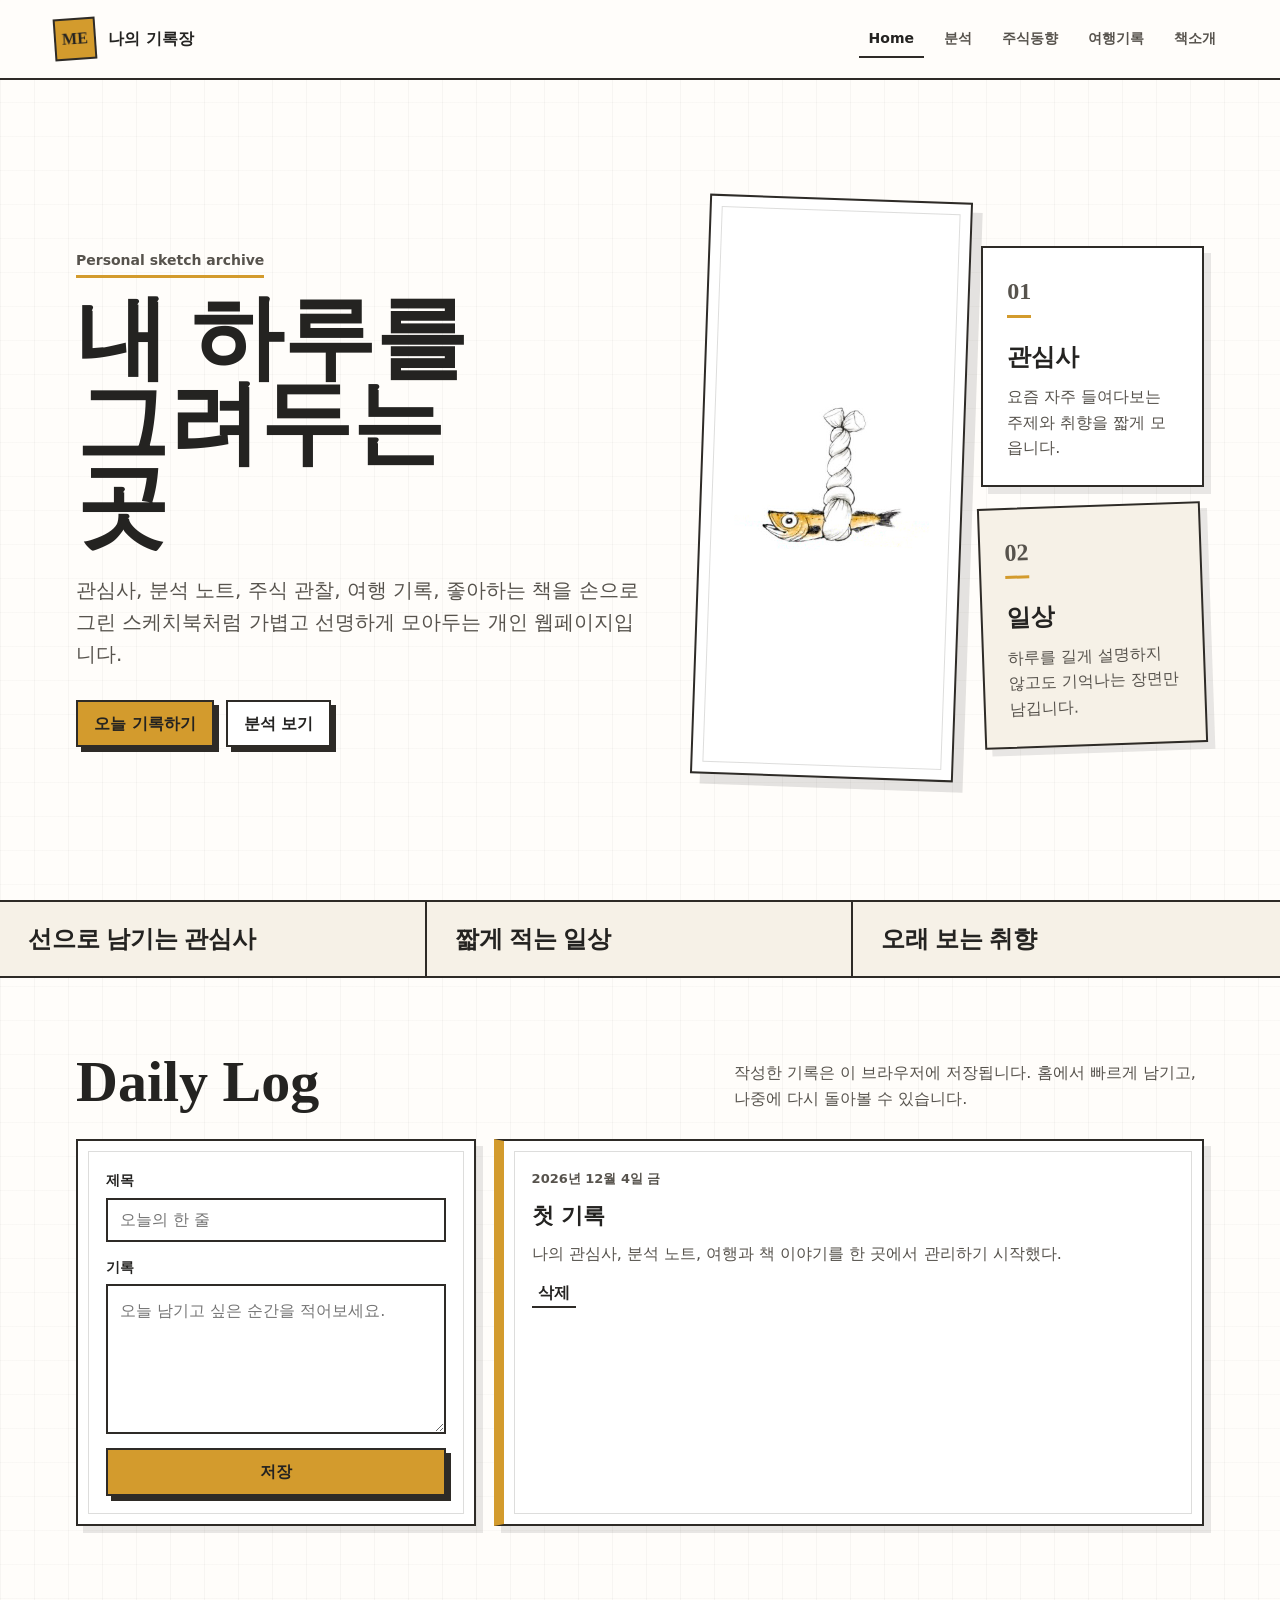
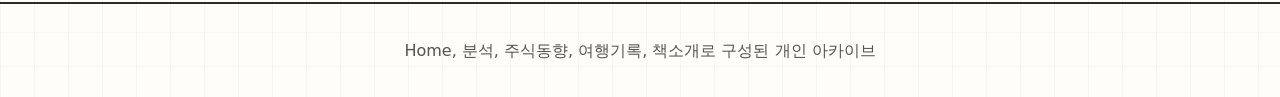
<file: index.html>
<!doctype html>
<html lang="ko">
<head>
  <meta charset="utf-8">
  <meta name="viewport" content="width=device-width, initial-scale=1">
  <title>Home | 나의 기록장</title>
  <link rel="stylesheet" href="style.css">
</head>
<body>
  <header class="site-header">
    <a class="logo" href="index.html"><span class="logo-mark">ME</span><span>나의 기록장</span></a>
    <nav class="nav" aria-label="주요 페이지">
      <a href="index.html" aria-current="page">Home</a>
      <a href="analysis.html">분석</a>
      <a href="stocks.html">주식동향</a>
      <a href="travel.html">여행기록</a>
      <a href="books.html">책소개</a>
    </nav>
  </header>

  <main class="page">
    <section class="hero">
      <div class="hero-text">
        <p class="eyebrow">Personal sketch archive</p>
        <h1>내 하루를 그려두는 곳</h1>
        <p class="lead">관심사, 분석 노트, 주식 관찰, 여행 기록, 좋아하는 책을 손으로 그린 스케치북처럼 가볍고 선명하게 모아두는 개인 웹페이지입니다.</p>
        <div class="actions">
          <a class="button" href="#journal">오늘 기록하기</a>
          <a class="button secondary" href="analysis.html">분석 보기</a>
        </div>
      </div>
      <div class="pin-wall" aria-label="이미지 무드보드">
        <figure class="pin tall">
          <img src="assets/sketch-fish.jpg" alt="손그림으로 그린 생선과 꼬인 흰 장식">
        </figure>
        <div class="sketch-stack" aria-label="기록 요약 카드">
          <article class="note-card">
            <span class="note-number">01</span>
            <h3>관심사</h3>
            <p>요즘 자주 들여다보는 주제와 취향을 짧게 모읍니다.</p>
          </article>
          <article class="note-card">
            <span class="note-number">02</span>
            <h3>일상</h3>
            <p>하루를 길게 설명하지 않고도 기억나는 장면만 남깁니다.</p>
          </article>
        </div>
      </div>
    </section>

    <div class="caption-strip">
      <span>선으로 남기는 관심사</span>
      <span>짧게 적는 일상</span>
      <span>오래 보는 취향</span>
    </div>

    <section class="section" id="journal">
      <div class="section-head">
        <h2>Daily Log</h2>
        <p>작성한 기록은 이 브라우저에 저장됩니다. 홈에서 빠르게 남기고, 나중에 다시 돌아볼 수 있습니다.</p>
      </div>
      <div class="grid sidebar">
        <form class="panel journal-form" data-journal-form>
          <div class="field">
            <label for="title">제목</label>
            <input id="title" name="title" maxlength="40" placeholder="오늘의 한 줄" required>
          </div>
          <div class="field">
            <label for="body">기록</label>
            <textarea id="body" name="body" maxlength="700" placeholder="오늘 남기고 싶은 순간을 적어보세요." required></textarea>
          </div>
          <button class="button" type="submit">저장</button>
        </form>
        <div class="entries" data-entries></div>
      </div>
    </section>
  </main>

  <footer class="footer">Home, 분석, 주식동향, 여행기록, 책소개로 구성된 개인 아카이브</footer>
  <script src="script.js"></script>
</body>
</html>
</file>
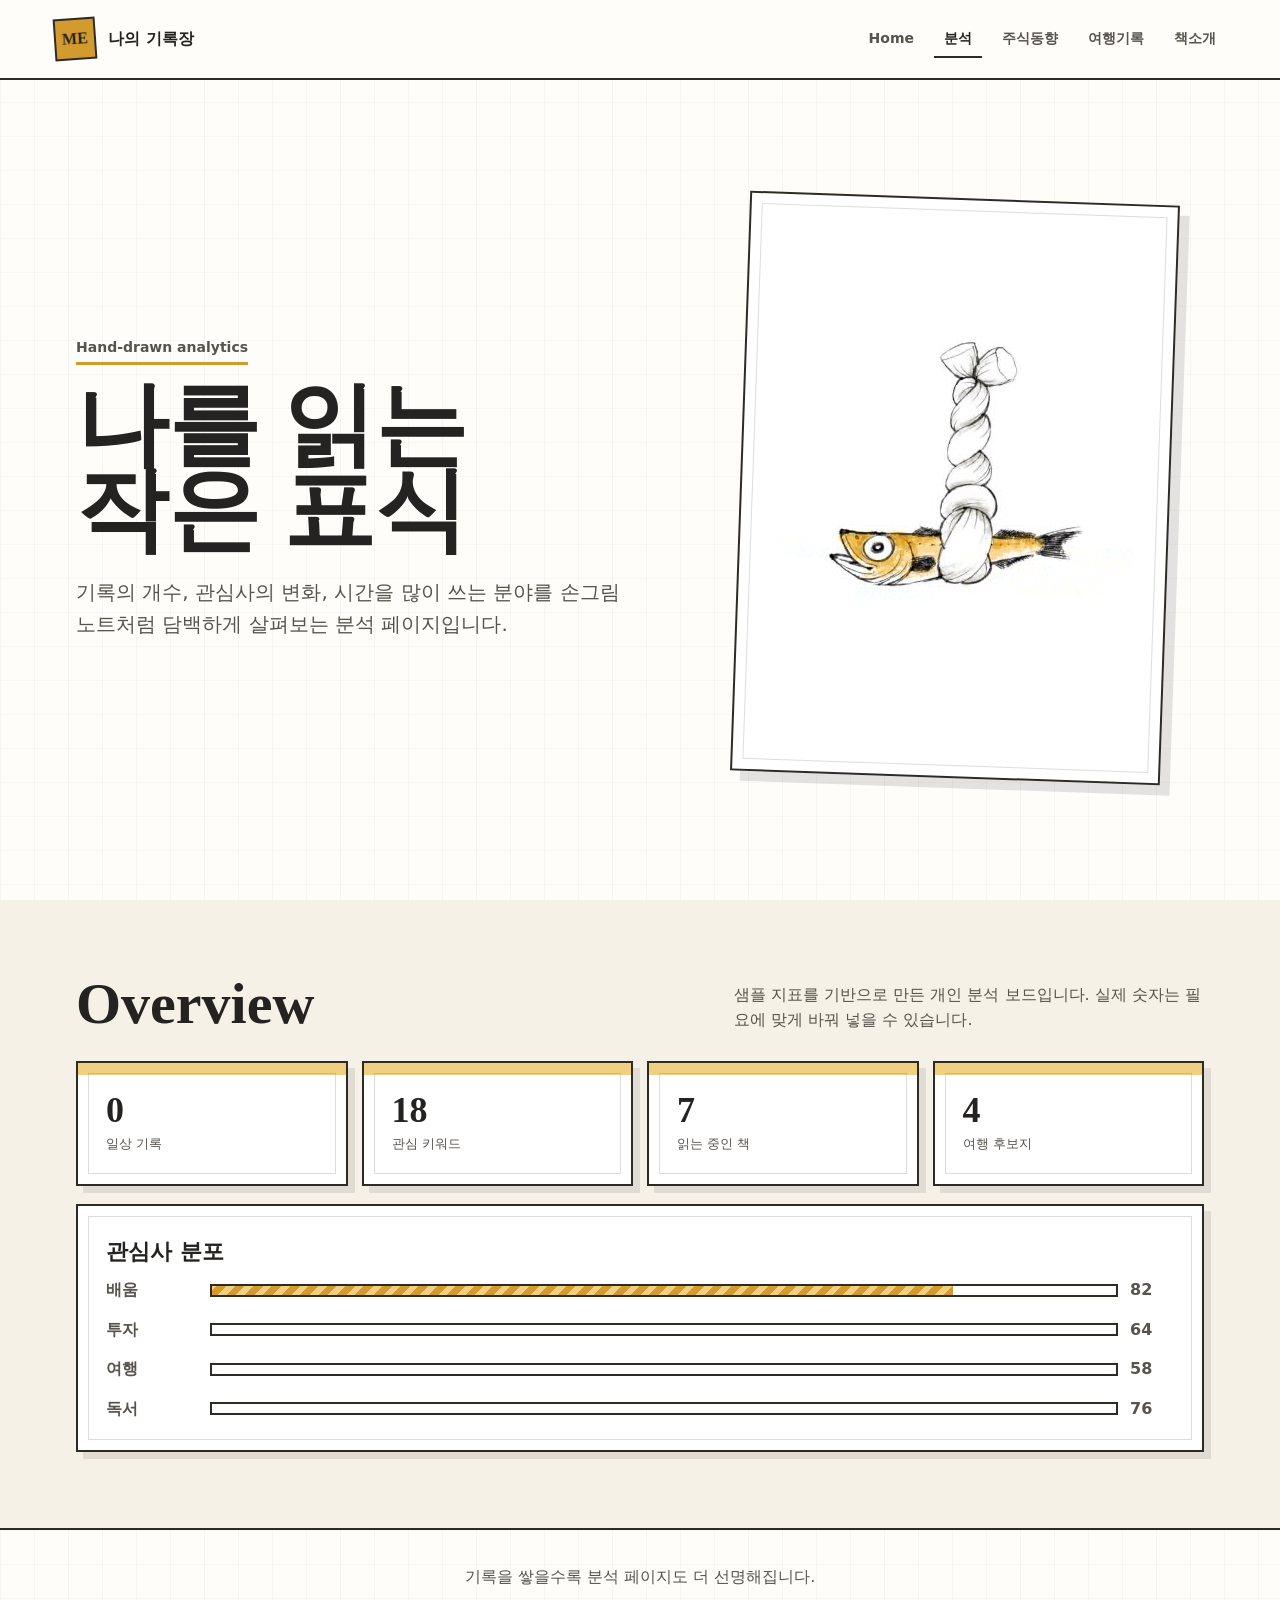
<file: analysis.html>
<!doctype html>
<html lang="ko">
<head>
  <meta charset="utf-8">
  <meta name="viewport" content="width=device-width, initial-scale=1">
  <title>분석 | 나의 기록장</title>
  <link rel="stylesheet" href="style.css">
</head>
<body>
  <header class="site-header">
    <a class="logo" href="index.html"><span class="logo-mark">ME</span><span>나의 기록장</span></a>
    <nav class="nav" aria-label="주요 페이지">
      <a href="index.html">Home</a>
      <a href="analysis.html" aria-current="page">분석</a>
      <a href="stocks.html">주식동향</a>
      <a href="travel.html">여행기록</a>
      <a href="books.html">책소개</a>
    </nav>
  </header>

  <main class="page">
    <section class="hero">
      <div class="hero-text">
        <p class="eyebrow">Hand-drawn analytics</p>
        <h1>나를 읽는 작은 표식</h1>
        <p class="lead">기록의 개수, 관심사의 변화, 시간을 많이 쓰는 분야를 손그림 노트처럼 담백하게 살펴보는 분석 페이지입니다.</p>
      </div>
      <figure class="pin tall">
        <img src="assets/sketch-fish.jpg" alt="손그림 스타일의 참고 이미지">
      </figure>
    </section>

    <section class="section alt">
      <div class="section-head">
        <h2>Overview</h2>
        <p>샘플 지표를 기반으로 만든 개인 분석 보드입니다. 실제 숫자는 필요에 맞게 바꿔 넣을 수 있습니다.</p>
      </div>
      <div class="grid">
        <div class="metric-grid">
          <article class="panel metric"><strong data-entry-count>0</strong><small>일상 기록</small></article>
          <article class="panel metric"><strong>18</strong><small>관심 키워드</small></article>
          <article class="panel metric"><strong>7</strong><small>읽는 중인 책</small></article>
          <article class="panel metric"><strong>4</strong><small>여행 후보지</small></article>
        </div>
        <article class="panel">
          <h3>관심사 분포</h3>
          <div class="bars">
            <div class="bar"><span>배움</span><div class="bar-track"><div class="bar-fill" style="width: 82%"></div></div><strong>82</strong></div>
            <div class="bar"><span>투자</span><div class="bar-track"><div class="bar-fill" style="width: 64%; background: var(--moss)"></div></div><strong>64</strong></div>
            <div class="bar"><span>여행</span><div class="bar-track"><div class="bar-fill" style="width: 58%; background: var(--terra)"></div></div><strong>58</strong></div>
            <div class="bar"><span>독서</span><div class="bar-track"><div class="bar-fill" style="width: 76%; background: var(--gold)"></div></div><strong>76</strong></div>
          </div>
        </article>
      </div>
    </section>
  </main>

  <footer class="footer">기록을 쌓을수록 분석 페이지도 더 선명해집니다.</footer>
  <script src="script.js"></script>
</body>
</html>
</file>
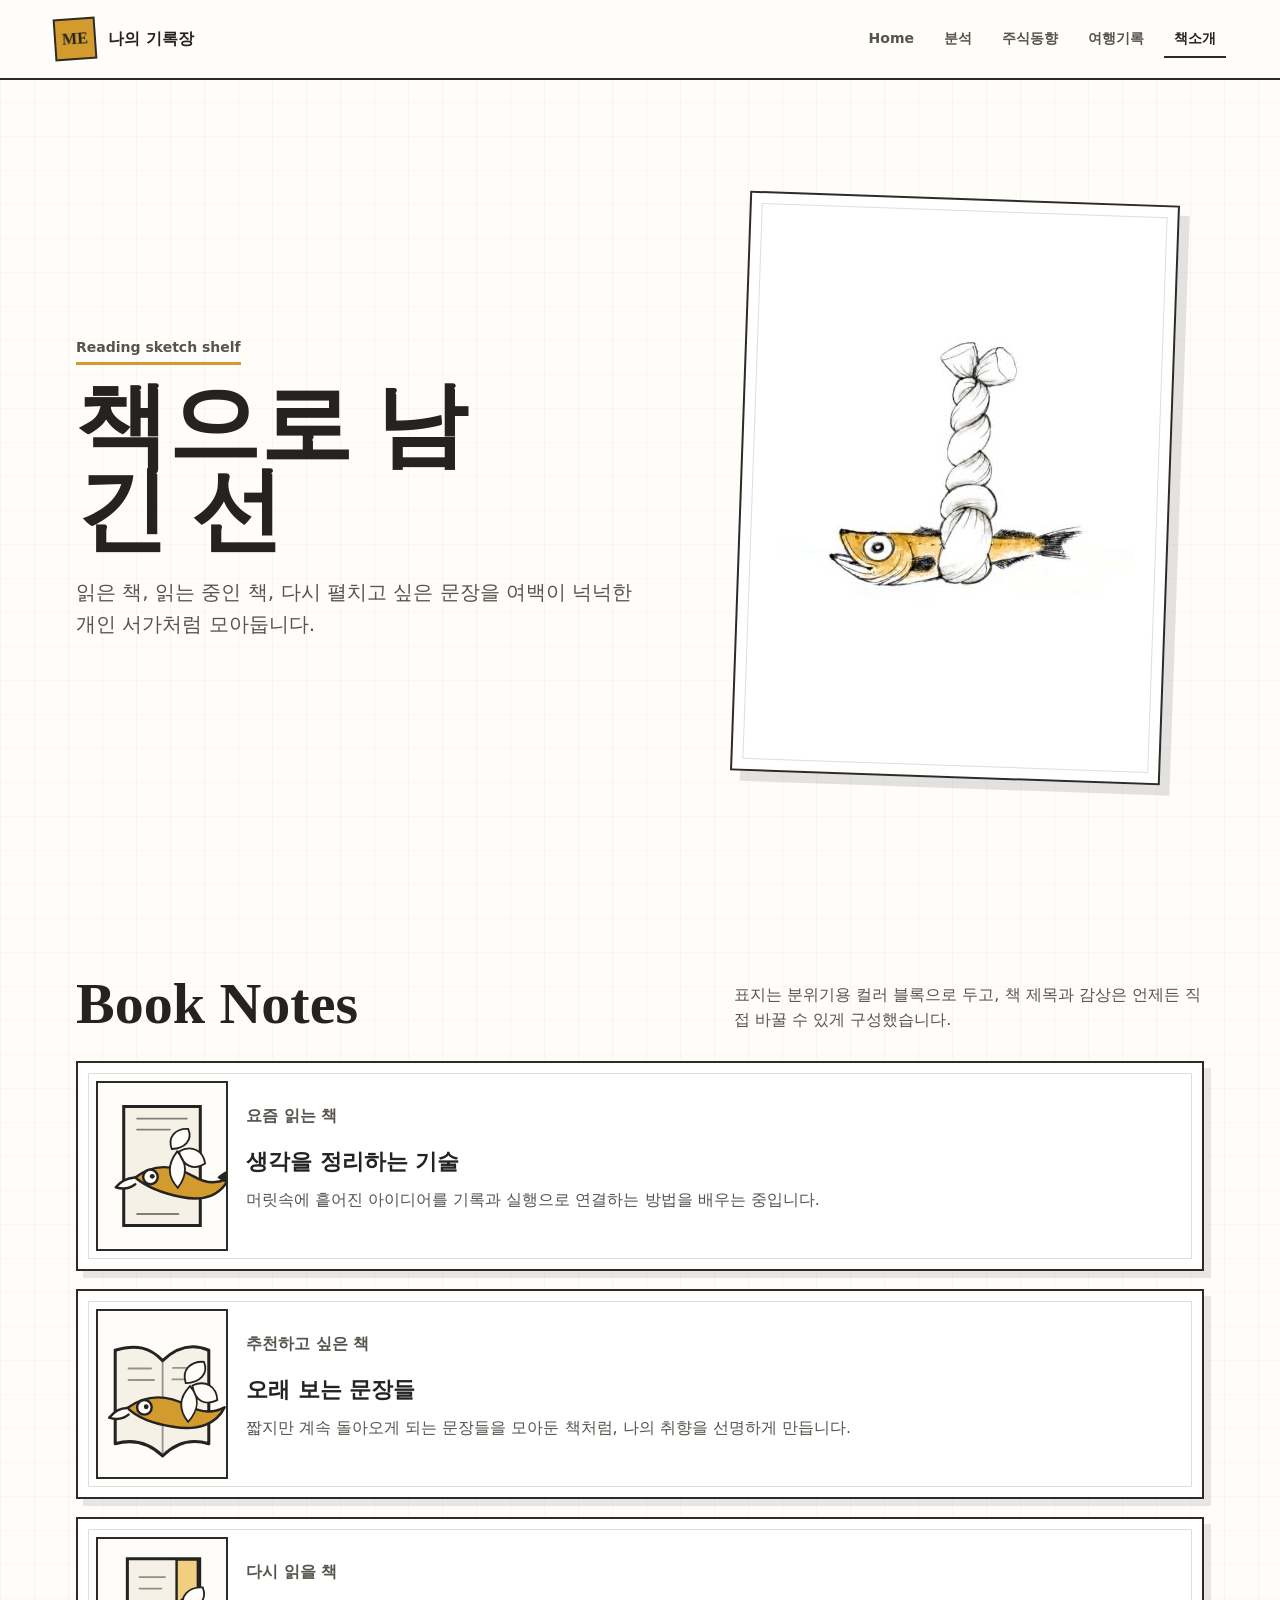
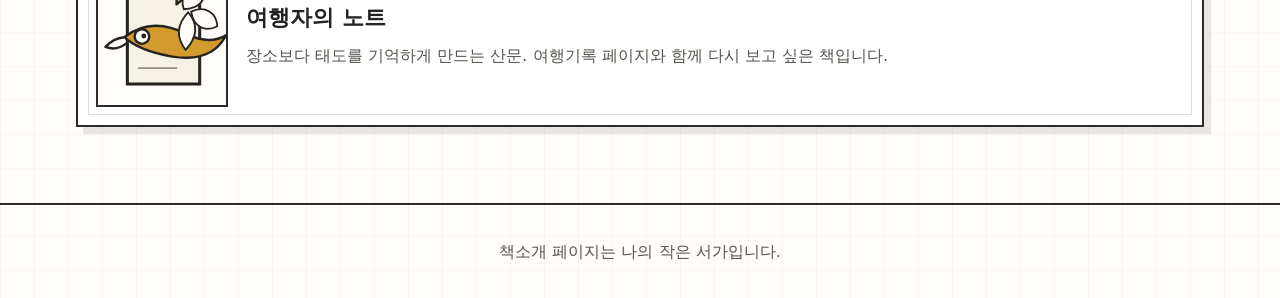
<file: books.html>
<!doctype html>
<html lang="ko">
<head>
  <meta charset="utf-8">
  <meta name="viewport" content="width=device-width, initial-scale=1">
  <title>책소개 | 나의 기록장</title>
  <link rel="stylesheet" href="style.css">
</head>
<body>
  <header class="site-header">
    <a class="logo" href="index.html"><span class="logo-mark">ME</span><span>나의 기록장</span></a>
    <nav class="nav" aria-label="주요 페이지">
      <a href="index.html">Home</a>
      <a href="analysis.html">분석</a>
      <a href="stocks.html">주식동향</a>
      <a href="travel.html">여행기록</a>
      <a href="books.html" aria-current="page">책소개</a>
    </nav>
  </header>

  <main class="page">
    <section class="hero">
      <div class="hero-text">
        <p class="eyebrow">Reading sketch shelf</p>
        <h1>책으로 남긴 선</h1>
        <p class="lead">읽은 책, 읽는 중인 책, 다시 펼치고 싶은 문장을 여백이 넉넉한 개인 서가처럼 모아둡니다.</p>
      </div>
      <figure class="pin tall">
        <img src="assets/sketch-fish.jpg" alt="손그림 스타일의 참고 이미지">
      </figure>
    </section>

    <section class="section">
      <div class="section-head">
        <h2>Book Notes</h2>
        <p>표지는 분위기용 컬러 블록으로 두고, 책 제목과 감상은 언제든 직접 바꿀 수 있게 구성했습니다.</p>
      </div>
      <div class="grid">
        <article class="panel book">
          <img class="book-illustration" src="assets/book-current.svg" alt="요즘 읽는 책 스케치 일러스트">
          <div>
            <p class="book-meta">요즘 읽는 책</p>
            <h3>생각을 정리하는 기술</h3>
            <p>머릿속에 흩어진 아이디어를 기록과 실행으로 연결하는 방법을 배우는 중입니다.</p>
          </div>
        </article>
        <article class="panel book">
          <img class="book-illustration" src="assets/book-recommend.svg" alt="추천하고 싶은 책 스케치 일러스트">
          <div>
            <p class="book-meta">추천하고 싶은 책</p>
            <h3>오래 보는 문장들</h3>
            <p>짧지만 계속 돌아오게 되는 문장들을 모아둔 책처럼, 나의 취향을 선명하게 만듭니다.</p>
          </div>
        </article>
        <article class="panel book">
          <img class="book-illustration" src="assets/book-reread.svg" alt="다시 읽을 책 스케치 일러스트">
          <div>
            <p class="book-meta">다시 읽을 책</p>
            <h3>여행자의 노트</h3>
            <p>장소보다 태도를 기억하게 만드는 산문. 여행기록 페이지와 함께 다시 보고 싶은 책입니다.</p>
          </div>
        </article>
      </div>
    </section>
  </main>

  <footer class="footer">책소개 페이지는 나의 작은 서가입니다.</footer>
</body>
</html>
</file>
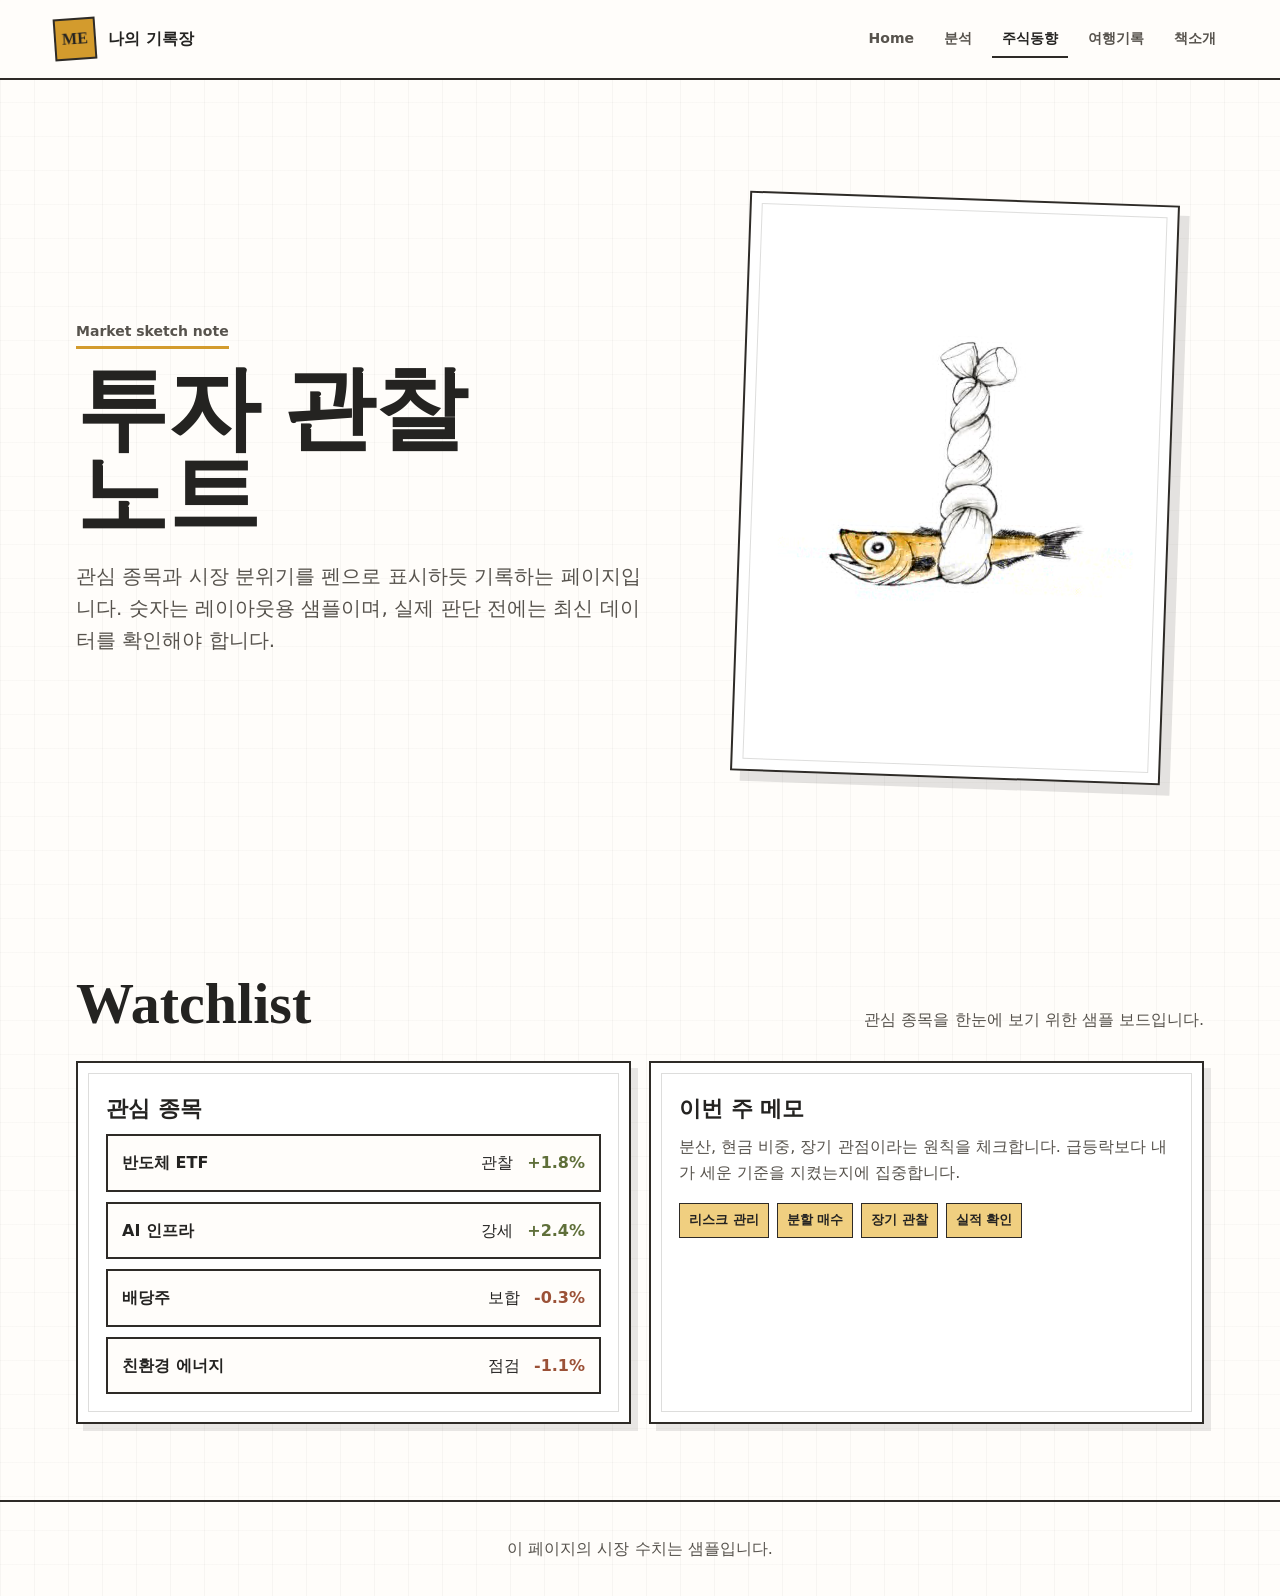
<file: stocks.html>
<!doctype html>
<html lang="ko">
<head>
  <meta charset="utf-8">
  <meta name="viewport" content="width=device-width, initial-scale=1">
  <title>주식동향 | 나의 기록장</title>
  <link rel="stylesheet" href="style.css">
</head>
<body>
  <header class="site-header">
    <a class="logo" href="index.html"><span class="logo-mark">ME</span><span>나의 기록장</span></a>
    <nav class="nav" aria-label="주요 페이지">
      <a href="index.html">Home</a>
      <a href="analysis.html">분석</a>
      <a href="stocks.html" aria-current="page">주식동향</a>
      <a href="travel.html">여행기록</a>
      <a href="books.html">책소개</a>
    </nav>
  </header>

  <main class="page">
    <section class="hero">
      <div class="hero-text">
        <p class="eyebrow">Market sketch note</p>
        <h1>투자 관찰 노트</h1>
        <p class="lead">관심 종목과 시장 분위기를 펜으로 표시하듯 기록하는 페이지입니다. 숫자는 레이아웃용 샘플이며, 실제 판단 전에는 최신 데이터를 확인해야 합니다.</p>
      </div>
      <figure class="pin tall">
        <img src="assets/sketch-fish.jpg" alt="손그림 스타일의 참고 이미지">
      </figure>
    </section>

    <section class="section">
      <div class="section-head">
        <h2>Watchlist</h2>
        <p>관심 종목을 한눈에 보기 위한 샘플 보드입니다.</p>
      </div>
      <div class="grid two">
        <article class="panel">
          <h3>관심 종목</h3>
          <div class="market-list">
            <div class="market-row"><strong>반도체 ETF</strong><span>관찰</span><span class="up">+1.8%</span></div>
            <div class="market-row"><strong>AI 인프라</strong><span>강세</span><span class="up">+2.4%</span></div>
            <div class="market-row"><strong>배당주</strong><span>보합</span><span class="down">-0.3%</span></div>
            <div class="market-row"><strong>친환경 에너지</strong><span>점검</span><span class="down">-1.1%</span></div>
          </div>
        </article>
        <article class="panel">
          <h3>이번 주 메모</h3>
          <p>분산, 현금 비중, 장기 관점이라는 원칙을 체크합니다. 급등락보다 내가 세운 기준을 지켰는지에 집중합니다.</p>
          <div class="tag-row">
            <span class="tag">리스크 관리</span>
            <span class="tag">분할 매수</span>
            <span class="tag">장기 관찰</span>
            <span class="tag">실적 확인</span>
          </div>
        </article>
      </div>
    </section>
  </main>

  <footer class="footer">이 페이지의 시장 수치는 샘플입니다.</footer>
</body>
</html>
</file>
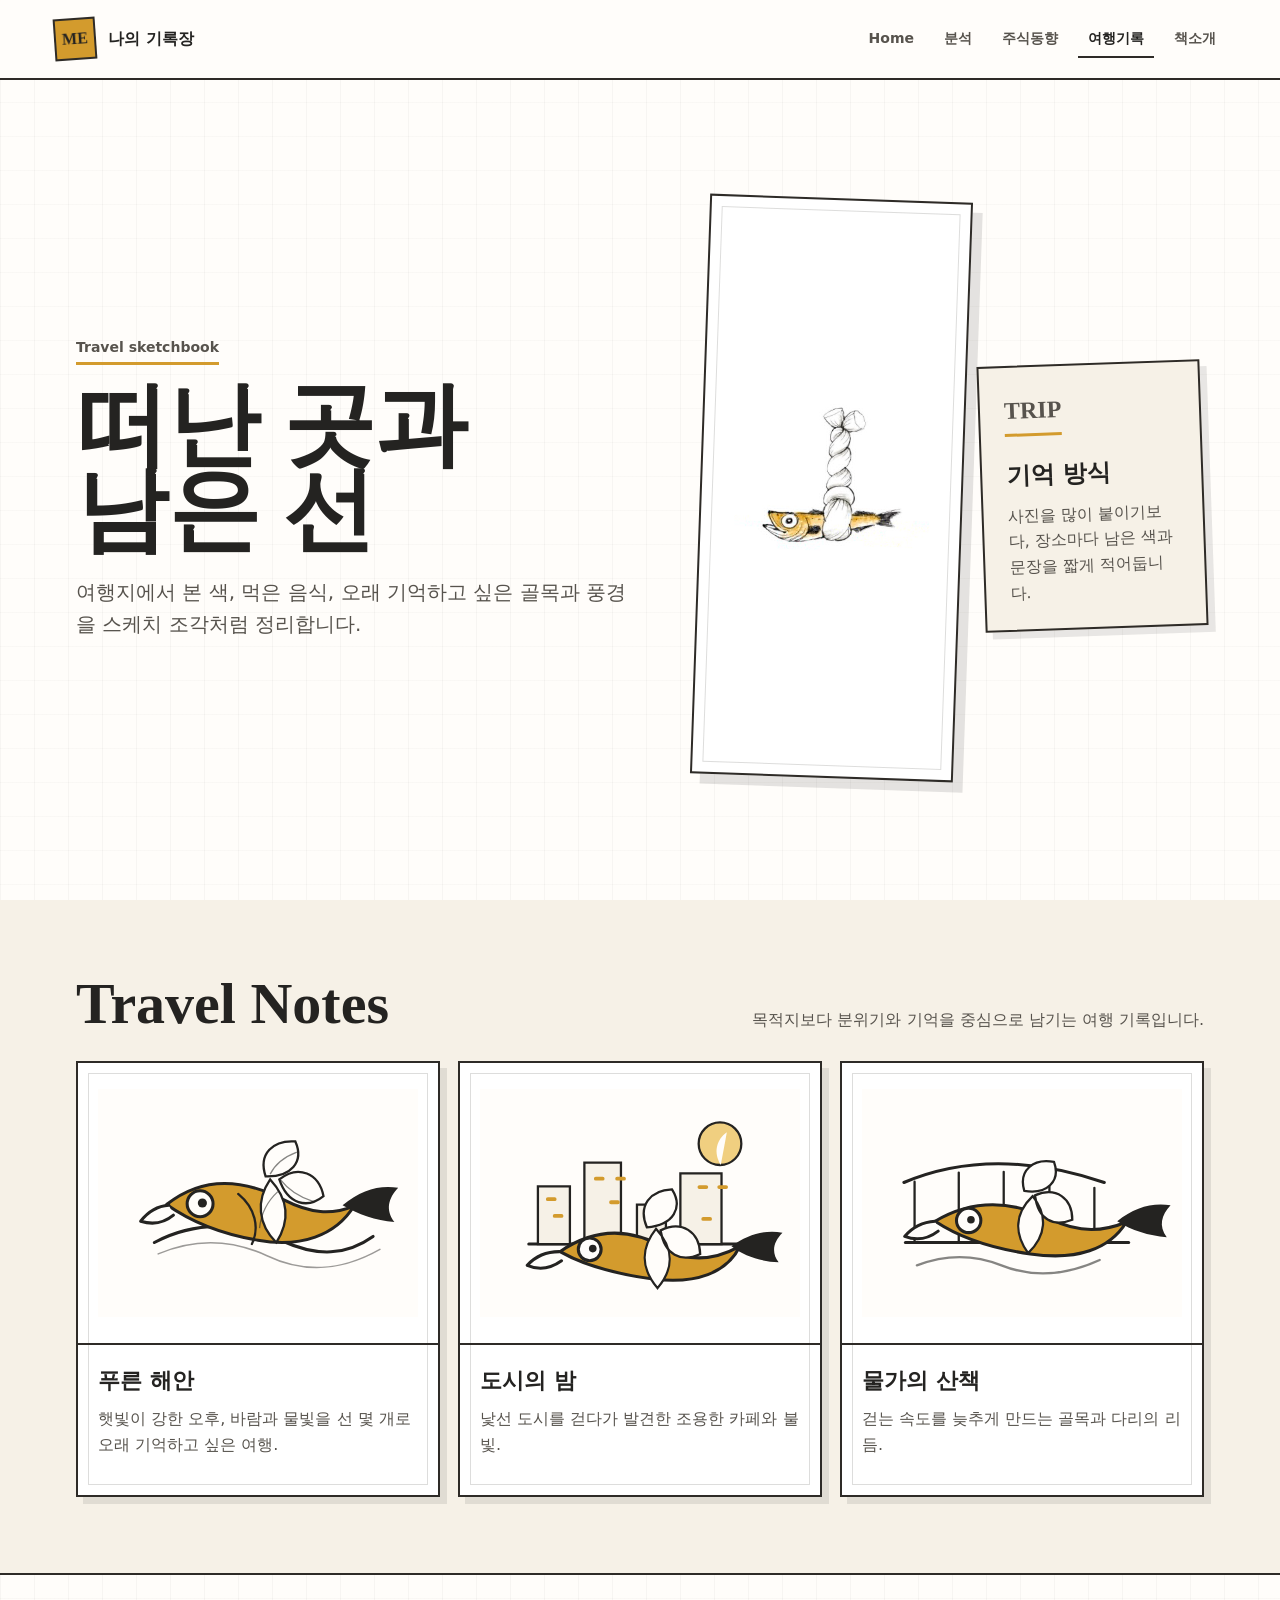
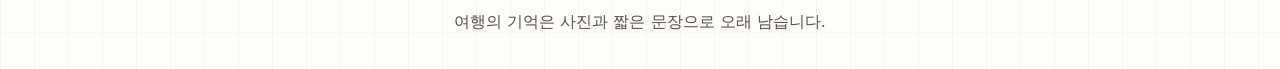
<file: travel.html>
<!doctype html>
<html lang="ko">
<head>
  <meta charset="utf-8">
  <meta name="viewport" content="width=device-width, initial-scale=1">
  <title>여행기록 | 나의 기록장</title>
  <link rel="stylesheet" href="style.css">
</head>
<body>
  <header class="site-header">
    <a class="logo" href="index.html"><span class="logo-mark">ME</span><span>나의 기록장</span></a>
    <nav class="nav" aria-label="주요 페이지">
      <a href="index.html">Home</a>
      <a href="analysis.html">분석</a>
      <a href="stocks.html">주식동향</a>
      <a href="travel.html" aria-current="page">여행기록</a>
      <a href="books.html">책소개</a>
    </nav>
  </header>

  <main class="page">
    <section class="hero">
      <div class="hero-text">
        <p class="eyebrow">Travel sketchbook</p>
        <h1>떠난 곳과 남은 선</h1>
        <p class="lead">여행지에서 본 색, 먹은 음식, 오래 기억하고 싶은 골목과 풍경을 스케치 조각처럼 정리합니다.</p>
      </div>
      <div class="pin-wall">
        <figure class="pin tall"><img src="assets/sketch-fish.jpg" alt="손그림 스타일의 참고 이미지"></figure>
        <article class="note-card">
          <span class="note-number">TRIP</span>
          <h3>기억 방식</h3>
          <p>사진을 많이 붙이기보다, 장소마다 남은 색과 문장을 짧게 적어둡니다.</p>
        </article>
      </div>
    </section>

    <section class="section alt">
      <div class="section-head">
        <h2>Travel Notes</h2>
        <p>목적지보다 분위기와 기억을 중심으로 남기는 여행 기록입니다.</p>
      </div>
      <div class="grid three">
        <article class="card">
          <img src="assets/travel-coast.svg" alt="푸른 해안 스케치 일러스트">
          <div class="card-body"><h3>푸른 해안</h3><p>햇빛이 강한 오후, 바람과 물빛을 선 몇 개로 오래 기억하고 싶은 여행.</p></div>
        </article>
        <article class="card">
          <img src="assets/travel-night.svg" alt="도시의 밤 스케치 일러스트">
          <div class="card-body"><h3>도시의 밤</h3><p>낯선 도시를 걷다가 발견한 조용한 카페와 불빛.</p></div>
        </article>
        <article class="card">
          <img src="assets/travel-walk.svg" alt="물가의 산책 스케치 일러스트">
          <div class="card-body"><h3>물가의 산책</h3><p>걷는 속도를 늦추게 만드는 골목과 다리의 리듬.</p></div>
        </article>
      </div>
    </section>
  </main>

  <footer class="footer">여행의 기억은 사진과 짧은 문장으로 오래 남습니다.</footer>
</body>
</html>
</file>
<file: style.css>
:root {
  --ink: #242321;
  --soft-ink: #57534d;
  --paper: #fffdfa;
  --wash: #f6f1e7;
  --line: #2e2b27;
  --thin-line: rgba(46, 43, 39, 0.22);
  --mustard: #d39b2d;
  --mustard-soft: #f0cf80;
  --white: #ffffff;
}

* {
  box-sizing: border-box;
}

html {
  scroll-behavior: smooth;
}

body {
  margin: 0;
  background:
    linear-gradient(90deg, rgba(36, 35, 33, 0.035) 1px, transparent 1px) 0 0 / 34px 34px,
    linear-gradient(rgba(36, 35, 33, 0.025) 1px, transparent 1px) 0 0 / 34px 34px,
    var(--paper);
  color: var(--ink);
  font-family: "Pretendard", "Apple SD Gothic Neo", "Malgun Gothic", system-ui, sans-serif;
  line-height: 1.6;
}

img {
  display: block;
  width: 100%;
}

a {
  color: inherit;
  text-decoration: none;
}

button,
input,
textarea {
  font: inherit;
}

.site-header {
  position: sticky;
  top: 0;
  z-index: 20;
  display: flex;
  align-items: center;
  justify-content: space-between;
  gap: 22px;
  padding: 18px 54px;
  border-bottom: 2px solid var(--line);
  background: rgba(255, 253, 250, 0.92);
  backdrop-filter: blur(14px);
}

.logo {
  display: flex;
  align-items: center;
  gap: 12px;
  font-weight: 900;
}

.logo-mark {
  display: grid;
  width: 42px;
  height: 42px;
  place-items: center;
  border: 2px solid var(--line);
  background: var(--mustard);
  color: var(--ink);
  font-family: Georgia, "Times New Roman", serif;
  font-weight: 900;
  transform: rotate(-4deg);
}

.nav {
  display: flex;
  flex-wrap: wrap;
  justify-content: flex-end;
  gap: 10px;
}

.nav a {
  padding: 7px 10px;
  border-bottom: 2px solid transparent;
  color: var(--soft-ink);
  font-size: 14px;
  font-weight: 900;
}

.nav a:hover,
.nav a[aria-current="page"] {
  border-bottom-color: var(--line);
  color: var(--ink);
}

.page {
  min-height: calc(100vh - 80px);
}

.hero {
  display: grid;
  grid-template-columns: minmax(0, 0.9fr) minmax(320px, 0.8fr);
  gap: 58px;
  align-items: center;
  min-height: calc(100vh - 80px);
  padding: 54px 76px 42px;
}

.hero-text {
  max-width: 680px;
}

.eyebrow {
  display: inline-block;
  margin: 0 0 18px;
  padding: 4px 0;
  border-bottom: 3px solid var(--mustard);
  color: var(--soft-ink);
  font-size: 14px;
  font-weight: 900;
  letter-spacing: 0;
}

h1,
h2,
h3,
p,
figure {
  margin-top: 0;
}

h1 {
  max-width: 9.5ch;
  margin-bottom: 24px;
  font-family: Georgia, "Times New Roman", serif;
  font-size: 92px;
  font-weight: 700;
  line-height: 0.92;
  letter-spacing: 0;
}

.lead {
  max-width: 640px;
  color: var(--soft-ink);
  font-size: 20px;
}

.actions {
  display: flex;
  flex-wrap: wrap;
  gap: 12px;
  margin-top: 30px;
}

.button {
  display: inline-flex;
  min-height: 44px;
  align-items: center;
  justify-content: center;
  padding: 9px 16px;
  border: 2px solid var(--line);
  background: var(--mustard);
  color: var(--ink);
  box-shadow: 5px 5px 0 var(--line);
  font-weight: 900;
  cursor: pointer;
}

.button:hover {
  transform: translate(2px, 2px);
  box-shadow: 3px 3px 0 var(--line);
}

.button.secondary {
  background: var(--white);
}

.pin-wall {
  display: grid;
  grid-template-columns: minmax(260px, 430px) minmax(220px, 300px);
  gap: 18px;
  align-items: center;
  justify-items: center;
}

.pin {
  position: relative;
  overflow: hidden;
  border: 2px solid var(--line);
  background: var(--white);
  box-shadow: 10px 10px 0 rgba(36, 35, 33, 0.12);
}

.pin::before,
.panel::before,
.card::before {
  content: "";
  position: absolute;
  inset: 10px;
  pointer-events: none;
  border: 1px solid rgba(46, 43, 39, 0.16);
}

.pin.tall {
  width: min(100%, 430px);
  min-height: 520px;
  padding: 28px;
  transform: rotate(2deg);
}

.pin.short {
  width: min(100%, 340px);
  min-height: 220px;
  padding: 18px;
}

.pin.short:nth-child(2) {
  transform: rotate(-3deg);
}

.pin img {
  height: 100%;
  min-height: inherit;
  object-fit: contain;
  background: var(--white);
}

.sketch-stack {
  display: grid;
  gap: 18px;
  width: 100%;
}

.note-card {
  position: relative;
  min-height: 180px;
  padding: 24px;
  border: 2px solid var(--line);
  background: var(--white);
  box-shadow: 7px 7px 0 rgba(36, 35, 33, 0.1);
}

.note-card:nth-child(2) {
  background: var(--wash);
  transform: rotate(-2deg);
}

.note-number {
  display: inline-block;
  margin-bottom: 20px;
  padding-bottom: 4px;
  border-bottom: 3px solid var(--mustard);
  color: var(--soft-ink);
  font-family: Georgia, "Times New Roman", serif;
  font-size: 24px;
  font-weight: 700;
}

.note-card h3 {
  margin-bottom: 8px;
  font-size: 24px;
}

.note-card p {
  max-width: 190px;
  margin-bottom: 0;
  color: var(--soft-ink);
}

.caption-strip {
  display: grid;
  grid-template-columns: repeat(3, 1fr);
  border-top: 2px solid var(--line);
  border-bottom: 2px solid var(--line);
  background: var(--wash);
}

.caption-strip span {
  padding: 18px 28px;
  border-right: 2px solid var(--line);
  font-family: Georgia, "Times New Roman", serif;
  font-size: 24px;
  font-weight: 700;
}

.caption-strip span:last-child {
  border-right: 0;
}

.section {
  padding: 76px;
}

.section.alt {
  background: var(--wash);
}

.section-head {
  display: flex;
  align-items: end;
  justify-content: space-between;
  gap: 24px;
  max-width: 1160px;
  margin: 0 auto 28px;
}

.section-head h2 {
  margin: 0;
  font-family: Georgia, "Times New Roman", serif;
  font-size: 58px;
  line-height: 0.98;
}

.section-head p {
  max-width: 470px;
  margin-bottom: 0;
  color: var(--soft-ink);
}

.grid {
  display: grid;
  max-width: 1160px;
  margin: 0 auto;
  gap: 18px;
}

.grid.two {
  grid-template-columns: repeat(2, minmax(0, 1fr));
}

.grid.three {
  grid-template-columns: repeat(3, minmax(0, 1fr));
}

.grid.sidebar {
  grid-template-columns: minmax(280px, 0.72fr) minmax(0, 1.28fr);
}

.panel,
.card {
  position: relative;
  border: 2px solid var(--line);
  background: var(--white);
  box-shadow: 7px 7px 0 rgba(36, 35, 33, 0.1);
}

.panel {
  padding: 28px;
}

.card {
  overflow: hidden;
}

.card img {
  height: 280px;
  padding: 20px;
  object-fit: contain;
  background: var(--white);
}

.card-body {
  width: 100%;
  padding: 18px 20px 22px;
  border-top: 2px solid var(--line);
  background: var(--white);
}

.card h3,
.panel h3 {
  margin-bottom: 8px;
  font-size: 22px;
}

.card p,
.panel p,
.metric small {
  color: var(--soft-ink);
}

.tag-row {
  display: flex;
  flex-wrap: wrap;
  gap: 8px;
  margin-top: 18px;
}

.tag {
  padding: 6px 9px;
  border: 1px solid var(--line);
  background: var(--mustard-soft);
  color: var(--ink);
  font-size: 13px;
  font-weight: 900;
}

.journal-form {
  display: grid;
  gap: 14px;
}

.field {
  display: grid;
  gap: 6px;
}

.field label {
  color: var(--ink);
  font-size: 14px;
  font-weight: 900;
}

.field input,
.field textarea {
  width: 100%;
  border: 2px solid var(--line);
  background: #fff;
  outline: none;
}

.field input {
  height: 44px;
  padding: 0 12px;
}

.field textarea {
  min-height: 150px;
  padding: 12px;
  resize: vertical;
}

.field input:focus,
.field textarea:focus {
  box-shadow: 0 0 0 4px rgba(211, 155, 45, 0.22);
}

.entries {
  display: grid;
  gap: 14px;
}

.entry {
  border-left-width: 10px;
  border-left-color: var(--mustard);
}

.entry time {
  display: block;
  margin-bottom: 8px;
  color: var(--soft-ink);
  font-size: 13px;
  font-weight: 900;
}

.entry p {
  margin-bottom: 0;
  white-space: pre-wrap;
}

.delete-entry {
  margin-top: 12px;
  border: 0;
  border-bottom: 2px solid var(--line);
  background: transparent;
  color: var(--ink);
  cursor: pointer;
  font-weight: 900;
}

.metric-grid {
  display: grid;
  grid-template-columns: repeat(4, 1fr);
  gap: 14px;
}

.metric {
  background: linear-gradient(180deg, var(--mustard-soft) 0 12px, var(--white) 12px);
}

.metric strong {
  display: block;
  font-family: Georgia, "Times New Roman", serif;
  font-size: 36px;
  line-height: 1.1;
}

.bars {
  display: grid;
  gap: 14px;
}

.bar {
  display: grid;
  grid-template-columns: 92px 1fr 44px;
  gap: 12px;
  align-items: center;
  color: var(--soft-ink);
  font-weight: 900;
}

.bar-track {
  height: 13px;
  border: 2px solid var(--line);
  background: var(--white);
}

.bar-fill {
  height: 100%;
  background: repeating-linear-gradient(
    -45deg,
    var(--mustard),
    var(--mustard) 7px,
    var(--mustard-soft) 7px,
    var(--mustard-soft) 13px
  );
}

.market-list {
  display: grid;
  gap: 10px;
}

.market-row {
  display: grid;
  grid-template-columns: 1fr auto auto;
  gap: 14px;
  align-items: center;
  padding: 14px;
  border: 2px solid var(--line);
  background: var(--paper);
}

.up,
.down {
  font-weight: 900;
}

.up {
  color: #5f6f39;
}

.down {
  color: #9b5137;
}

.book {
  display: grid;
  grid-template-columns: 132px 1fr;
  gap: 18px;
  padding: 18px;
  align-items: center;
}

.book-illustration {
  width: 132px;
  min-height: 170px;
  border: 2px solid var(--line);
  background: var(--white);
  object-fit: contain;
}

.book-meta {
  color: var(--soft-ink);
  font-weight: 900;
}

.footer {
  padding: 34px 76px;
  border-top: 2px solid var(--line);
  color: var(--soft-ink);
  text-align: center;
}

@media (max-width: 980px) {
  .site-header {
    padding: 16px 24px;
  }

  .hero,
  .grid.two,
  .grid.three,
  .grid.sidebar,
  .metric-grid {
    grid-template-columns: 1fr;
  }

  .hero {
    min-height: auto;
    padding: 42px 24px;
  }

  .section {
    padding: 54px 24px;
  }

  .caption-strip {
    grid-template-columns: 1fr;
  }

  .caption-strip span {
    border-right: 0;
    border-bottom: 2px solid var(--line);
  }

  .caption-strip span:last-child {
    border-bottom: 0;
  }

  .section-head {
    align-items: start;
    flex-direction: column;
  }
}

@media (max-width: 660px) {
  .site-header {
    align-items: flex-start;
    flex-direction: column;
  }

  .nav {
    justify-content: flex-start;
  }

  .pin-wall,
  .sketch-stack,
  .book,
  .market-row,
  .bar {
    grid-template-columns: 1fr;
  }

  h1 {
    max-width: 8.2ch;
    font-size: 54px;
  }

  .lead {
    font-size: 18px;
  }

  .section-head h2 {
    font-size: 38px;
  }

  .pin.tall {
    min-height: 390px;
    padding: 18px;
  }

  .footer {
    padding-right: 24px;
    padding-left: 24px;
  }
}
</file>
